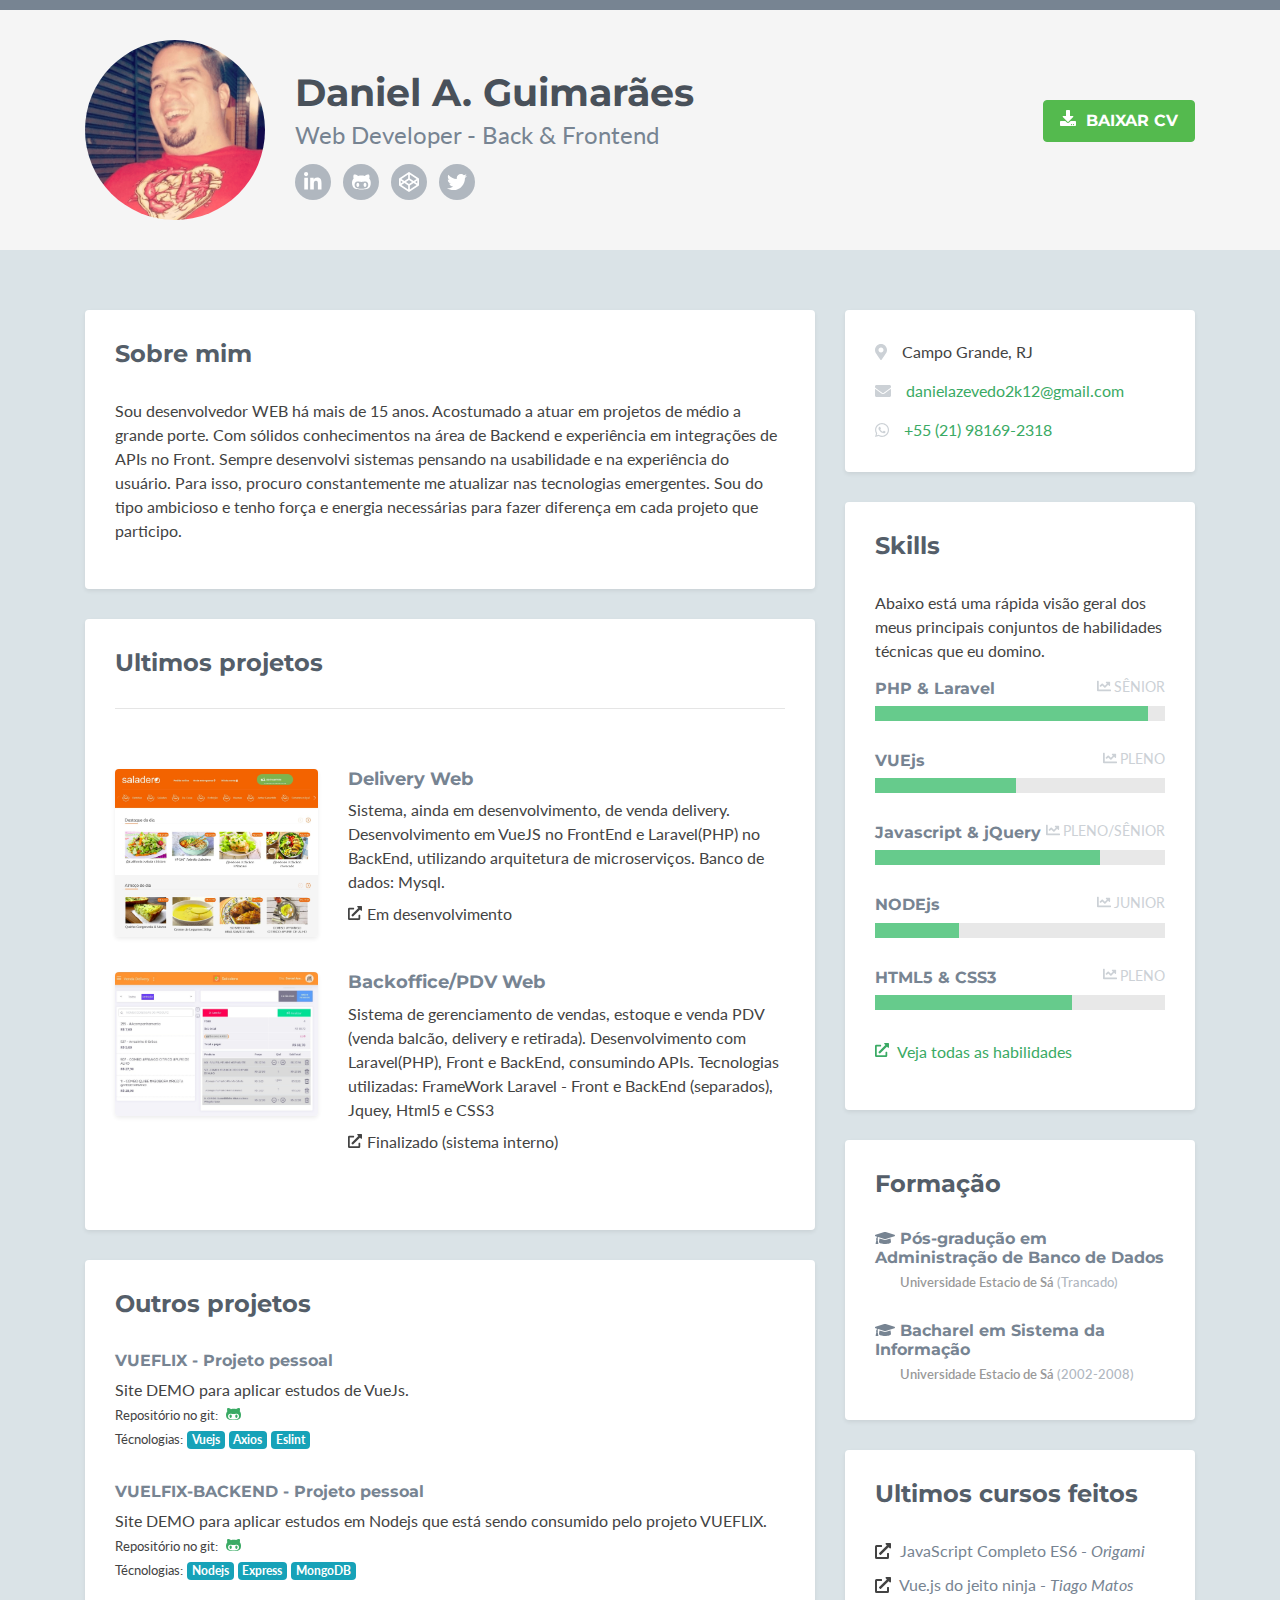
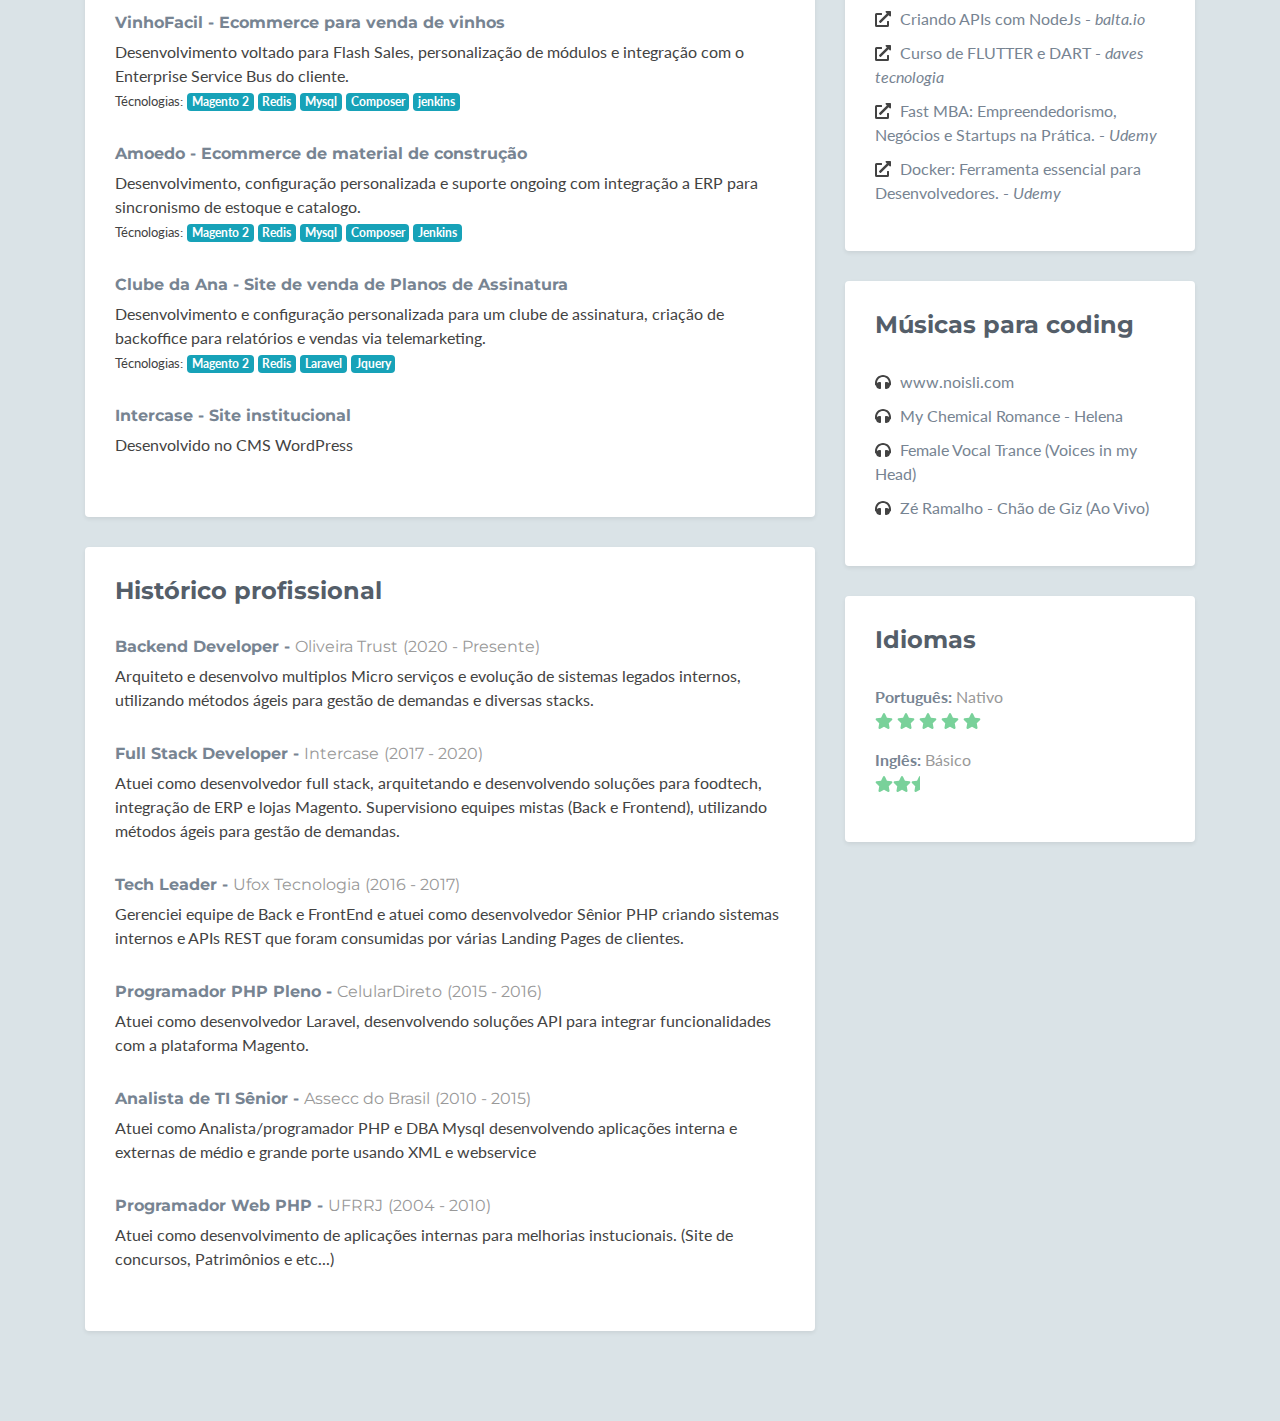
<file: index.html>
<!DOCTYPE html>
<html lang="en">
<head>
    <title>Personal Page - Daniel Azevedo Guimarães</title>
    <!-- Meta -->
    <meta charset="utf-8">
    <meta http-equiv="X-UA-Compatible" content="IE=edge">
    <meta name="viewport" content="width=device-width, initial-scale=1.0">
    <meta name="description" content="Personal Page Daniel Azevedo Guimarães">
    <meta name="author" content="danielazevedo2k12@gmail.com">
    <link rel="shortcut icon" href="favicon.ico" type="image/x-icon">
    <link rel="icon" href="favicon.ico" type="image/x-icon">
    
    <link href='https://fonts.googleapis.com/css?family=Lato:300,400,300italic,400italic' rel='stylesheet' type='text/css'>
    <link href='https://fonts.googleapis.com/css?family=Montserrat:400,700' rel='stylesheet' type='text/css'> 
    
    <!-- FontAwesome JS -->
    <script defer src="assets/fontawesome/js/all.js"></script>
    
    <!-- Global CSS -->
    <link rel="stylesheet" href="assets/plugins/bootstrap/css/bootstrap.min.css">   
    
    <!-- Theme CSS -->  
    <link id="theme-style" rel="stylesheet" href="assets/css/styles.css">
    
</head> 

<body>
    <!-- ******HEADER****** --> 
    <header class="header">
        <div class="container clearfix">                       
            <img class="profile-image img-fluid float-left rounded-circle" src="assets/images/download.png" alt="profile image" />
            <div class="profile-content float-left">
                <h1 class="name">Daniel A. Guimarães</h1>
                <h2 class="desc">Web Developer - Back &amp; Frontend</h2>   
                <ul class="social list-inline">                    
                    <li class="list-inline-item"><a href="https://www.linkedin.com/in/danieazevedo2k12/" target="_blank"><i class="fab fa-linkedin-in"></i></a></li>
                    <li class="list-inline-item"><a href="https://github.com/danganf" target="_blank"><i class="fab fa-github-alt"></i></a></li>                  
                    <li class="list-inline-item"><a href="https://codepen.io/danganf" target="_blank" title="CodePen"><i class="fab fa-codepen"></i></a></li>
                    <li class="list-inline-item"><a href="https://twitter.com/danganf" target="_blank"><i class="fab fa-twitter"></i></a></li>
                </ul> 
            </div><!--//profile-->
            <a class="btn btn-cta-primary float-right" href="my-cv-new.pdf" target="_blank"><i class="fas fa-download"></i> Baixar CV</a>              
        </div><!--//container-->
    </header><!--//header-->
    
    <div class="container sections-wrapper">
        <div class="row">
            <div class="primary col-lg-8 col-12">
                <section class="about section">
                    <div class="section-inner shadow-sm rounded">
                        <h2 class="heading">Sobre mim</h2>
                        <div class="content">
                            <p>
                                Sou desenvolvedor WEB há mais de 15 anos. Acostumado a atuar em projetos de médio a grande porte. 
                                Com sólidos conhecimentos na área de Backend e experiência em integrações de APIs no Front. 
                                Sempre desenvolvi sistemas pensando na usabilidade e na experiência do usuário. Para isso, procuro constantemente me atualizar 
                                nas tecnologias emergentes. Sou do tipo ambicioso e tenho força e energia necessárias para fazer diferença em cada projeto que participo.
                            </p>                         
                        </div><!--//content-->
                    </div><!--//section-inner-->                 
                </section><!--//section-->
    
               <section class="latest section">
                    <div class="section-inner shadow-sm rounded">
                        <h2 class="heading">Ultimos projetos</h2>
                        <div class="content">                                                                       

                            <hr class="divider" />
                            <div class="item row">
                                <a class="col-md-4 col-12" href="assets/images/projects/saladero-web.jpeg" target="_blank">
                                <img class="img-fluid project-image rounded shadow-sm" src="assets/images/projects/saladero-web.jpeg" alt="Saladero Delivery WEB" />
                                </a>
                                <div class="desc col-md-8 col-12">
                                    <h3 class="title"><a target="_blank">Delivery Web</a><span class="badge badge-theme"></span></h3>
                                    <p class="mb-2">
                                        Sistema, ainda em desenvolvimento, de venda delivery. Desenvolvimento em VueJS no FrontEnd e Laravel(PHP) no BackEnd, utilizando arquitetura de microserviços. 
                                        Banco de dados: Mysql.
                                    </p>
                                    <p><a class="more-link" target="_blank"><i class="fas fa-external-link-alt"></i>Em desenvolvimento</a></p>
                                </div><!--//desc-->                          
                            </div><!--//item-->
                            
                            <div class="item row">
                                <a class="col-md-4 col-12" href="assets/images/projects/saladero-pdv.jpeg" target="_blank">
                                <img class="img-fluid project-image rounded shadow-sm" src="assets/images/projects/saladero-pdv.jpeg" alt="Saladero PDV WEB" />
                                </a>
                                <div class="desc col-md-8 col-12">
                                    <h3 class="title"><a target="_blank">Backoffice/PDV Web</a></h3>
                                    <p class="mb-2">
                                        Sistema de gerenciamento de vendas, estoque e venda PDV (venda balcão, delivery e retirada).
                                        Desenvolvimento com Laravel(PHP), Front e BackEnd, consumindo APIs.
                                        Tecnologias utilizadas: FrameWork Laravel - Front e BackEnd (separados), Jquey, Html5 e CSS3
                                    </p>
                                    <p><a class="more-link" target="_blank"><i class="fas fa-external-link-alt"></i>Finalizado (sistema interno)</a></p>
                                </div><!--//desc-->                          
                            </div><!--//item-->                                                       
                            
                        </div><!--//content-->  
                    </div><!--//section-inner-->                
                </section><!--//section-->
                
                <section class="projects section">
                    <div class="section-inner shadow-sm rounded">
                        <h2 class="heading">Outros projetos</h2>
                        <div class="content">
                            
                            <div class="item">
                                <h3 class="title"><a href="https://daniel-vueflix.netlify.app/" target="_blank">VUEFLIX - Projeto pessoal</a></h3>
                                <p class="summary">
                                    Site DEMO para aplicar estudos de VueJs.
                                    <br>
                                    <small>Repositório no git:</small>&nbsp;
                                    <a href="https://github.com/danganf/vueflix" target="_blank"><i class="fab fa-github-alt"></i></a>
                                    <br>
                                    <small>Técnologias:</small> 
                                    <span class="badge badge-info">Vuejs</span>
                                    <span class="badge badge-info">Axios</span>
                                    <span class="badge badge-info">Eslint</span>
                                </p>                            
                            </div><!--//item-->

                            <div class="item">
                                <h3 class="title"><a href="https://vue-flix-backend.herokuapp.com/films/home" target="_blank">VUELFIX-BACKEND - Projeto pessoal</a></h3>
                                <p class="summary">
                                    Site DEMO para aplicar estudos em Nodejs que está sendo consumido pelo projeto VUEFLIX.
                                    <br>
                                    <small>Repositório no git:</small>&nbsp;
                                    <a href="https://github.com/danganf/vueflix-backend" target="_blank"><i class="fab fa-github-alt"></i></a>
                                    <br>
                                    <small>Técnologias:</small> 
                                    <span class="badge badge-info">Nodejs</span>
                                    <span class="badge badge-info">Express</span>
                                    <span class="badge badge-info">MongoDB</span>
                                </p>                            
                            </div><!--//item-->                                                        

                            <div class="item">
                                <h3 class="title"><a href="https://www.vinhofacil.com.br" target="_blank">VinhoFacil - Ecommerce para venda de vinhos</a></h3>
                                <p class="summary">
                                    Desenvolvimento voltado para Flash Sales, personalização de módulos e integração com o Enterprise Service Bus do cliente.
                                    <br>
                                    <small>Técnologias:</small> 
                                    <span class="badge badge-info">Magento 2</span>
                                    <span class="badge badge-info">Redis</span>
                                    <span class="badge badge-info">Mysql</span>
                                    <span class="badge badge-info">Composer</span>
                                    <span class="badge badge-info">jenkins</span>
                                </p>
                            </div><!--//item-->

                            <div class="item">
                                <h3 class="title"><a href="https://www.amoedo.com.br/" target="_blank">Amoedo - Ecommerce de material de construção</a></h3>
                                <p class="summary">
                                    Desenvolvimento, configuração personalizada e suporte ongoing com integração a ERP para sincronismo de estoque e catalogo.
                                    <br>
                                    <small>Técnologias:</small> 
                                    <span class="badge badge-info">Magento 2</span>
                                    <span class="badge badge-info">Redis</span>
                                    <span class="badge badge-info">Mysql</span>
                                    <span class="badge badge-info">Composer</span>
                                    <span class="badge badge-info">Jenkins</span>
                                </p>
                            </div><!--//item-->
                            
                            <div class="item">
                                <h3 class="title"><a href="https://www.clubedaana.com.br/" target="_blank">Clube da Ana - Site de venda de Planos de Assinatura</a></h3>
                                <p class="summary">
                                    Desenvolvimento e configuração personalizada para um clube de assinatura, criação de backoffice para relatórios e vendas via telemarketing.
                                    <br>
                                    <small>Técnologias:</small> 
                                    <span class="badge badge-info">Magento 2</span>
                                    <span class="badge badge-info">Redis</span>
                                    <span class="badge badge-info">Laravel</span>
                                    <span class="badge badge-info">Jquery</span>
                                </p>
                            </div><!--//item-->
                            
                            <div class="item">
                                <h3 class="title"><a href="https://www.intercase.com.br" target="_blank">Intercase - Site institucional</a></h3>
                                <p class="summary">Desenvolvido no CMS WordPress</p>                            
                            </div><!--//item-->
                            
                        </div><!--//content-->  
                    </div><!--//section-inner-->                 
                </section><!--//section-->
                
                <section class="experience section">
                    <div class="section-inner shadow-sm rounded">
                        <h2 class="heading">Histórico profissional</h2>
                        <div class="content">
                            
                            <div class="item">
                                <h3 class="title">Backend Developer - <span class="place"><a href="http://oliveiratrust.com.br/">Oliveira Trust</a></span> <span class="year">(2020 - Presente)</span></h3>
                                <p>
                                    Arquiteto e desenvolvo multiplos Micro serviços e evolução de sistemas legados internos, utilizando métodos ágeis para gestão de demandas e diversas stacks.
                                </p>
                            </div><!--//item-->

                            <div class="item">
                                <h3 class="title">Full Stack Developer - <span class="place"><a href="http://www.intercase.com.br">Intercase</a></span> <span class="year">(2017 - 2020)</span></h3>
                                <p>
                                    Atuei como desenvolvedor full stack, arquitetando e desenvolvendo soluções para foodtech, integração de ERP e lojas Magento. 
                                    Supervisiono equipes mistas (Back e Frontend), utilizando métodos ágeis para gestão de demandas.
                                </p>
                            </div><!--//item-->

                            <div class="item">
                                <h3 class="title">Tech Leader - <span class="place">Ufox Tecnologia</span> <span class="year">(2016 - 2017)</span></h3>
                                <p>
                                    Gerenciei equipe de Back e FrontEnd e atuei como desenvolvedor Sênior PHP criando sistemas internos 
                                    e APIs REST que foram consumidas por várias Landing Pages de clientes.
                                </p>
                            </div><!--//item-->

                            <div class="item">
                                <h3 class="title">Programador PHP Pleno - <span class="place"><a href="https://www.wooza.com.br/">CelularDireto</a></span> <span class="year">(2015 - 2016)</span></h3>
                                <p>
                                    Atuei como desenvolvedor Laravel, desenvolvendo soluções API para integrar funcionalidades com a plataforma Magento.
                                </p>
                            </div><!--//item-->

                            <div class="item">
                                <h3 class="title">Analista de TI Sênior - <span class="place"><a href="http://www.assecc.com.br">Assecc do Brasil</a></span> <span class="year">(2010 - 2015)</span></h3>
                                <p>
                                    Atuei como Analista/programador PHP e DBA Mysql desenvolvendo aplicações interna e externas de médio e grande porte usando XML e webservice
                                </p>
                            </div><!--//item-->

                            <div class="item">
                                <h3 class="title">Programador Web PHP - <span class="place"><a href="http://www.ufrrj.br">UFRRJ</a></span> <span class="year">(2004 - 2010)</span></h3>
                                <p>
                                    Atuei como desenvolvimento de aplicações internas para melhorias instucionais. (Site de concursos, Patrimônios e etc...)
                                </p>
                            </div><!--//item-->

                            
                        </div><!--//content-->  
                    </div><!--//section-inner-->                 
                </section><!--//section-->                
            </div><!--//primary-->
            <div class="secondary col-lg-4 col-12">
                 <aside class="info aside section">
                    <div class="section-inner shadow-sm rounded">
                        <h2 class="heading sr-only">Informações básicas</h2>
                        <div class="content">
                            <ul class="list-unstyled">
                                <li><i class="fas fa-map-marker-alt"></i><span class="sr-only">Onde moro:</span>Campo Grande, RJ</li>
                                <li><i class="fas fa-envelope"></i><span class="sr-only">Email:</span><a href="#">danielazevedo2k12@gmail.com</a></li>
                                <li><i class="fab fa-whatsapp"></i><span class="sr-only">WhatsApp:</span><a href="#">+55 (21) 98169-2318</a></li>
                            </ul>
                        </div><!--//content-->  
                    </div><!--//section-inner-->                 
                </aside><!--//aside-->
                
                <aside class="skills aside section">
                    <div class="section-inner shadow-sm rounded">
                        <h2 class="heading">Skills</h2>
                        <p>
                            Abaixo está uma rápida visão geral dos meus principais conjuntos de habilidades técnicas que eu domino.
                        </p>
                        <div class="content">
                            
                            <div class="skillset">
                               
                                <div class="item">
                                    <h3 class="level-title">
                                        PHP &amp; Laravel
                                        <span class="level-label"><i class="fas fa-chart-line"></i>SÊNIOR</span>
                                    </h3>
                                    <div class="level-bar"><div class="level-bar-inner" data-level="97%"></div></div>
                                </div>

                                <div class="item">
                                    <h3 class="level-title">VUEjs
                                        <span class="level-label"><i class="fas fa-chart-line"></i>PLENO</span>
                                    </h3>
                                    <div class="level-bar"><div class="level-bar-inner" data-level="50%"></div></div>
                                </div>
                                
                                <div class="item">
                                    <h3 class="level-title">Javascript &amp; jQuery
                                        <span class="level-label"><i class="fas fa-chart-line"></i>PLENO/SÊNIOR</span>
                                    </h3>
                                    <div class="level-bar"><div class="level-bar-inner" data-level="80%"></div></div>
                                </div>

                                <div class="item">
                                    <h3 class="level-title">NODEjs
                                        <span class="level-label"><i class="fas fa-chart-line"></i>JUNIOR</span>
                                    </h3>
                                    <div class="level-bar"><div class="level-bar-inner" data-level="30%"></div></div>
                                </div>

                                <div class="item">
                                    <h3 class="level-title">HTML5 &amp; CSS3
                                        <span class="level-label"><i class="fas fa-chart-line"></i>PLENO</span>
                                    </h3>
                                    <div class="level-bar"><div class="level-bar-inner" data-level="70%"></div></div>
                                </div>                                                            
                                
                                <p>
                                    <a class="more-link" href="my-cv.pdf" target="_blank" title="Baixar meu currículo">
                                        <i class="fas fa-external-link-alt"></i> Veja todas as habilidades
                                    </a>
                                </p> 
                            </div>              
                        </div><!--//content-->  
                    </div><!--//section-inner-->                 
                </aside><!--//section-->
        
                
                <aside class="education aside section">
                    <div class="section-inner shadow-sm rounded">
                        <h2 class="heading">Formação</h2>
                        <div class="content">
                            <div class="item">
                                <h3 class="title"><i class="fas fa-graduation-cap"></i> Pós-gradução em Administração de Banco de Dados</h3>
                                <h4 class="university">Universidade Estacio de Sá <span class="year">(Trancado)</span></h4>
                            </div><!--//item-->
                            <div class="item">                      
                                <h3 class="title"><i class="fas fa-graduation-cap"></i> Bacharel em Sistema da Informação</h3>
                                <h4 class="university">Universidade Estacio de Sá <span class="year">(2002-2008)</span></h4>
                            </div><!--//item-->                            
                        </div><!--//content-->
                    </div><!--//section-inner-->
                </aside><!--//section-->

                <aside class="list conferences aside section">
                    <div class="section-inner shadow-sm rounded">
                        <h2 class="heading">Ultimos cursos feitos</h2>
                        <div class="content">
                            <ul class="list-unstyled">
                                <li><i class="fas fa-external-link-alt"></i> <a href="https://www.origamid.com/curso/javascript-completo-es6/" target="_blank">JavaScript Completo ES6 - <i>Origami</i></a></li>
                                <li><i class="fas fa-external-link-alt"></i> <a href="https://www.youtube.com/watch?v=07-TvnH7XNo&list=PLcoYAcR89n-qq1vGRbaUiV6Q9puy0qigW" target="_blank">Vue.js do jeito ninja - <i>Tiago Matos</i></a></li>
                                <li><i class="fas fa-external-link-alt"></i> <a href="https://www.youtube.com/watch?v=wDWdqlYxfcw&list=PLHlHvK2lnJndvvycjBqQAbgEDqXxKLoqn" target="_blank">Criando APIs com NodeJs - <i>balta.io</i> </a></li>
                                <li><i class="fas fa-external-link-alt"></i> <a href="https://www.youtube.com/watch?v=YI0NjUCqb3k&list=PL5EmR7zuTn_aX0pG4oWTyKKQT25Hkq2XG" target="_blank">Curso de FLUTTER e DART - <i>daves tecnologia</i> </a></li>
                                <li><i class="fas fa-external-link-alt"></i> <a href="https://www.udemy.com/course/fast-mba/learn/" target="_blank">Fast MBA: Empreendedorismo, Negócios e Startups na Prática. - <i>Udemy</i> </a></li>
                                <li><i class="fas fa-external-link-alt"></i> <a href="https://www.udemy.com/course/curso-docker/learn/" target="_blank">Docker: Ferramenta essencial para Desenvolvedores. - <i>Udemy</i> </a></li>
                            </ul>
                        </div><!--//content-->
                    </div><!--//section-inner-->
                </aside><!--//section-->                                                          
                
                <aside class="list music aside section">
                    <div class="section-inner shadow-sm rounded">
                        <h2 class="heading">Músicas para coding</h2>
                        <div class="content">
                            <ul class="list-unstyled">
                                <li><i class="fas fa-headphones"></i> <a href="www.noisli.com">www.noisli.com</a></li>
                                <li><i class="fas fa-headphones"></i> <a href="https://www.youtube.com/watch?v=UCCyoocDxBA">My Chemical Romance - Helena</a></li>
                                <li><i class="fas fa-headphones"></i> <a href="https://www.youtube.com/watch?v=0WI7En7heSA">Female Vocal Trance (Voices in my Head)</a></li>
                                <li><i class="fas fa-headphones"></i> <a href="https://www.youtube.com/watch?v=FBMMNBOXins">Zé Ramalho - Chão de Giz (Ao Vivo)</a></li>
                            </ul>
                        </div><!--//content-->
                    </div><!--//section-inner-->
                </aside><!--//section-->       
                
                <aside class="languages aside section">
                    <div class="section-inner shadow-sm rounded">
                        <h2 class="heading">Idiomas</h2>
                        <div class="content">
                            <ul class="list-unstyled">
                                <li class="item">
                                    <span class="title"><strong>Português:</strong></span>
                                    <span class="level">Nativo <br class="visible-xs"/><i class="fas fa-star"></i> <i class="fas fa-star"></i> <i class="fas fa-star"></i> <i class="fas fa-star"></i> <i class="fas fa-star"></i> </span>
                                </li><!--//item-->
                                <li class="item">
                                    <span class="title"><strong>Inglês:</strong></span>
                                    <span class="level">Básico <br class="visible-sm visible-xs"/>
                                        <i class="fas fa-star"></i><i class="fas fa-star"></i><i class="fas fa-star-half"></i></span>
                                </li><!--//item-->
                            </ul>
                        </div><!--//content-->
                    </div><!--//section-inner-->
                </aside><!--//section-->
              
            </div><!--//secondary-->    
        </div><!--//row-->
    </div><!--//masonry-->
 
    <!-- Javascript -->          
    <script type="text/javascript" src="assets/plugins/jquery-3.5.1.min.js"></script>
    <script type="text/javascript" src="assets/plugins/popper.min.js"></script> 
    <script type="text/javascript" src="assets/plugins/bootstrap/js/bootstrap.min.js"></script>    
    <script type="text/javascript" src="assets/plugins/jquery-rss/dist/jquery.rss.min.js"></script> 

    <!-- custom js -->
    <script type="text/javascript" src="assets/js/main.js"></script>            
</body>
</html>
</file>
<file: assets/css/styles.css>
/*!   
 * Template Name: Developer - Portfolio Landing Page Template for Developers
 * Version: 2.3
 * Author: Xiaoying Riley
 * Twitter: @3rdwave_themes
 * Copyright: 3rd Wave Media Ltd.
 * Website: https://themes.3rdwavemedia.com/
*/
body {
  font-family: 'Lato', arial, sans-serif;
  color: #434343;
  background: #DAE3E7;
  font-size: 16px;
  -webkit-font-smoothing: antialiased;
  -moz-osx-font-smoothing: grayscale;
}

h1, h2, h3, h4, h5, h6 {
  font-family: 'Montserrat', sans-serif;
  font-weight: 700;
  color: #778492;
}

a {
  color: #3AAA64;
  -webkit-transition: all 0.4s ease-in-out;
  -moz-transition: all 0.4s ease-in-out;
  -ms-transition: all 0.4s ease-in-out;
  -o-transition: all 0.4s ease-in-out;
}

a:hover {
  text-decoration: underline;
  color: #5f6b77;
  color: #2d844e;
}

a:focus {
  text-decoration: none;
}

.btn, a.btn {
  -webkit-transition: all 0.4s ease-in-out;
  -moz-transition: all 0.4s ease-in-out;
  -ms-transition: all 0.4s ease-in-out;
  -o-transition: all 0.4s ease-in-out;
  font-family: 'Montserrat', arial, sans-serif;
  padding: 8px 16px;
  font-weight: bold;
}

.btn .svg-inline--fa, a.btn .svg-inline--fa {
  margin-right: 5px;
  position: relative;
  top: -2px;
}

.btn:focus, a.btn:focus {
  color: #fff;
  -webkit-box-shadow: none;
  -moz-box-shadow: none;
  box-shadow: none;
}

a.btn-cta-primary, .btn-cta-primary {
  background: #54ba4e;
  border: 1px solid #54ba4e;
  color: #fff;
  font-weight: 600;
  text-transform: uppercase;
}

a.btn-cta-primary:hover, .btn-cta-primary:hover {
  background: #49ac43;
  border: 1px solid #49ac43;
  color: #fff;
}

a.btn-cta-secondary, .btn-cta-secondary {
  background: #479FC8;
  border: 1px solid #479FC8;
  color: #fff;
  font-weight: 600;
  text-transform: uppercase;
}

a.btn-cta-secondary:hover, a.btn-cta-secondary:not(:disabled):not(.disabled):active:focus, .btn-cta-secondary:hover, .btn-cta-secondary:not(:disabled):not(.disabled):active:focus {
  background: #3893bd;
  border: 1px solid #3893bd;
  color: #fff;
  -webkit-box-shadow: none;
  -moz-box-shadow: none;
  box-shadow: none;
}

.text-highlight {
  color: #32383e;
}

.badge-theme {
  background: #3AAA64;
  font-size: 12px;
  color: #fff;
  -webkit-border-radius: 2px;
  -moz-border-radius: 2px;
  -ms-border-radius: 2px;
  -o-border-radius: 2px;
  border-radius: 2px;
  -moz-background-clip: padding;
  -webkit-background-clip: padding-box;
  background-clip: padding-box;
}

a.dotted-link {
  border-bottom: 1px dotted #778492;
  color: #778492;
}

a.dotted-link:hover {
  text-decoration: none;
  color: #49515a;
}

/* ======= Header ======= */
.header {
  padding: 30px 0;
  background: #f5f5f5;
  border-top: 10px solid #778492;
}

.header .btn {
  margin-top: 60px;
  font-weight: bold;
}

.header .profile-image {
  margin-right: 30px;
  width: 180px;
}

.header .profile-content .name {
  color: #49515a;
  font-size: 38px;
  margin-bottom: 5px;
  margin-top: 30px;
}

.header .profile-content .desc {
  color: #778492;
  font-family: "Lato", arial, sans-serif;
  font-weight: 400;
  font-size: 24px;
  margin-top: 0;
  margin-bottom: 15px;
}

.header .profile-content .social a {
  background: #b0b7bf;
  width: 36px;
  height: 36px;
  display: inline-block;
  -webkit-border-radius: 50%;
  -moz-border-radius: 50%;
  -ms-border-radius: 50%;
  -o-border-radius: 50%;
  border-radius: 50%;
  -moz-background-clip: padding;
  -webkit-background-clip: padding-box;
  background-clip: padding-box;
  color: #fff;
  text-align: center;
}

.header .profile-content .social a:hover {
  background: #778492;
}

.header .profile-content .social a .svg-inline--fa {
  font-size: 20px;
  margin-top: 8px;
}

/* ======= Sections======= */
.sections-wrapper {
  padding-top: 60px;
  padding-bottom: 60px;
}

.section {
  margin-bottom: 30px;
}

.section .section-inner {
  background: #fff;
  padding: 30px;
}

.section .heading {
  margin-top: 0;
  margin-bottom: 30px;
  color: #545e69;
  font-size: 24px;
}

.section .content .more-link .svg-inline--fa {
  margin-right: 5px;
  font-size: 14px;
  position: relative;
  top: -2px;
}

/* About Section */
/* Latest Section */
.latest .item {
  margin-bottom: 30px;
}

.latest .item .title {
  font-size: 18px;
  margin-top: 0;
}

.latest .item .title .label {
  margin-left: 5px;
  font-size: 12px;
}

.latest .item .title a {
  color: #778492;
}

.latest .item .title a:hover {
  color: #5f6b77;
}

.latest .item .project-image:hover {
  -webkit-opacity: 0.8;
  -moz-opacity: 0.8;
  opacity: 0.8;
}

.latest .divider {
  margin-bottom: 60px;
}

.latest .featured {
  margin-bottom: 60px;
}

.latest .featured .title {
  font-size: 20px;
  margin-bottom: 5px;
  font-size: 20px;
}

.latest .featured .summary {
  margin-bottom: 30px;
  color: #778492;
}

.latest .featured img {
  margin-bottom: 30px;
}

.latest .featured .desc {
  margin-bottom: 30px;
}

.latest .has-ribbon {
  position: relative;
  display: inline-block;
}

.latest .has-ribbon .text {
  background: #3AAA64;
  color: #fff;
}

.latest .has-ribbon .ribbon {
  position: absolute;
  top: -4px;
  right: -4px;
  width: 110px;
  height: 110px;
  overflow: hidden;
}

.latest .has-ribbon .ribbon .text {
  font-family: 'Montserrat', sans-serif;
  position: relative;
  left: -8px;
  top: 18px;
  width: 158px;
  padding: 10px 10px;
  font-size: 15px;
  font-weight: bold;
  text-align: center;
  text-transform: uppercase;
  color: #fff;
  background-color: #479FC8;
  -webkit-transform: rotate(45deg) translate3d(0, 0, 0);
  -moz-transform: rotate(45deg) translate3d(0, 0, 0);
  -ms-transform: rotate(45deg) translate3d(0, 0, 0);
  -o-transform: rotate(45deg) translate3d(0, 0, 0);
}

.latest .has-ribbon .ribbon .text:before, .latest .has-ribbon .ribbon .text:after {
  content: '';
  position: absolute;
  bottom: -5px;
  border-top: 5px solid #276582;
  border-left: 5px solid transparent;
  border-right: 5px solid transparent;
}

.latest .has-ribbon .ribbon .text:before {
  left: 0;
}

.latest .has-ribbon .ribbon .text:after {
  right: 0;
}

/* Projects Section */
.projects .item {
  margin-bottom: 30px;
}

.projects .item .title {
  font-size: 16px;
  margin-top: 0;
  margin-bottom: 5px;
  line-height: 1.5;
}

.projects .item .title a {
  color: #778492;
}

.projects .item .title a:hover {
  color: #5f6b77;
}

/* Work Section */
.experience .item {
  margin-bottom: 30px;
}

.experience .item .title {
  font-size: 16px;
  margin-top: 0;
  margin-bottom: 5px;
  line-height: 1.5;
}

.experience .item .title .place {
  color: #999;
  font-weight: normal;
}

.experience .item .title .place a {
  color: #999;
}

.experience .item .title .place a:hover {
  color: #666666;
}

.experience .item .title .year {
  color: #999;
  font-weight: normal;
}

/* Git section */
.github-graph {
  margin-bottom: 30px;
}

.github-graph .js-calendar-graph-svg {
  max-width: 100%;
}

.github-graph h2 {
  font-size: 18px;
}

.ghfeed {
  height: 500px;
}

.ghfeed,
.ghfeed *,
.ghfeed *:before,
.ghfeed *:after {
  -webkit-box-sizing: content-box;
  -moz-box-sizing: content-box;
  box-sizing: content-box;
}

/* Info Section */
.info .svg-inline--fa {
  margin-right: 15px;
  color: #ccd1d6;
}

.info .svg-inline--fa.fa-envelope-o {
  font-size: 14px;
}

.info ul {
  margin-bottom: 0;
}

.info li {
  margin-bottom: 15px;
}

.info li:last-child {
  margin-bottom: 0;
}

/* Skills Section */
.skills .intro {
  margin-bottom: 30px;
}

.skills .skillset .item {
  margin-bottom: 30px;
}

.skills .skillset .level-title {
  font-size: 16px;
  position: relative;
  margin-top: 0;
  margin-bottom: 10;
}

.skills .skillset .level-title .level-label {
  color: #ccd1d6;
  font-size: 14px;
  font-weight: 400;
  font-family: "Lato", arial, sans-serif;
  position: absolute;
  right: 0;
  top: 0;
}

.skills .skillset .level-bar {
  height: 15px;
  background: #e8e8e8;
}

.skills .skillset .level-bar-inner {
  height: 15px;
  background: #66cb8c;
}

.skills .svg-inline--fa {
  margin-right: 3px;
  position: relative;
  top: -1px;
}

/* Testimonials section */
.testimonials .item {
  margin-bottom: 30px;
}

.testimonials .item:last-child {
  margin-bottom: 0;
}

.testimonials .item .quote {
  color: #666;
  font-size: 16px;
  border-left: 5px solid #9fdeb7;
  padding: 5px 15px;
  margin-bottom: 15px;
}

.testimonials .item .quote p {
  margin-bottom: 0;
}

.testimonials .item .quote .svg-inline--fa {
  color: #79d19a;
  margin-right: 15px;
}

.testimonials .item .source {
  font-size: 14px;
  padding-left: 20px;
  font-weight: 500;
}

.testimonials .item .source .name {
  color: #939ea9;
  font-weight: 600;
}

.testimonials .item .source .title {
  color: #999;
}

/* Education section */
.education .item {
  margin-bottom: 30px;
}

.education .item:last-child {
  margin-bottom: 0;
}

.education .item .title {
  font-size: 16px;
  margin-top: 0;
}

.education .item .university {
  font-family: "Lato", arial, sans-serif;
  font-size: 13px;
  color: #999;
  font-weight: 600;
  padding-left: 25px;
}

.education .item .university .year {
  color: #b0b7bf;
  font-weight: 500;
}

/* Language Section */
.languages .item {
  margin-bottom: 15px;
}

.languages .item .title {
  color: #778492;
}

.languages .item .level {
  color: #999;
}

.languages .item:last-child {
  margin-bottom: 0;
}

.languages .item .svg-inline--fa {
  color: #79d19a;
}

/* Blog Section */
.blog .item {
  margin-bottom: 30px;
}

.blog .item .title {
  font-size: 18px;
  line-height: 1.3;
}

.blog .item .title a {
  color: #778492;
}

.blog .item .title a:hover {
  color: #5f6b77;
}

.blog .item p {
  margin-bottom: 5px;
}

.blog .item:last-child {
  margin-bottom: 0;
}

/* List section */
.list ul li {
  margin-bottom: 10px;
}

.list ul li .svg-inline--fa {
  margin-right: 5px;
}

.list ul li a {
  color: #778492;
}

.list ul li a:hover {
  color: #49515a;
}

/* Credits */
.credits ul li {
  margin-bottom: 10px;
}

.credits ul li .svg-inline--fa {
  margin-right: 5px;
  position: relative;
  top: -2px;
}

.credits ul li a {
  color: #778492;
}

.credits ul li a .svg-inline--fa {
  color: #b0b7bf;
}

.credits ul li a:hover {
  color: #49515a;
}

.credits .btn {
  margin-bottom: 15px;
}

.aside .subheading {
  font-size: 18px;
  color: #545e69;
}

/* ======= Footer ======= */
.footer {
  background: #32383e;
  color: #fff;
  padding: 10px 0;
}

.footer .copyright {
  line-height: 1.6;
  color: #a1aab4;
  font-size: 14px;
}

.footer a {
  color: #fff;
}

.footer .fa-heart {
  color: #fb866a;
}

@media (max-width: 767.98px) {
  .header {
    text-align: center;
  }
  .header .profile-image {
    float: none !important;
    margin: 0 auto;
  }
  .header .profile-content {
    float: none !important;
    text-align: center;
  }
  .header .btn {
    margin-top: 30px;
    float: none !important;
  }
  .project-image {
    margin-bottom: 15px;
  }
}

@media (min-width: 1400px) {
  .container {
    width: 1360px;
    max-width: inherit;
  }
}
</file>
